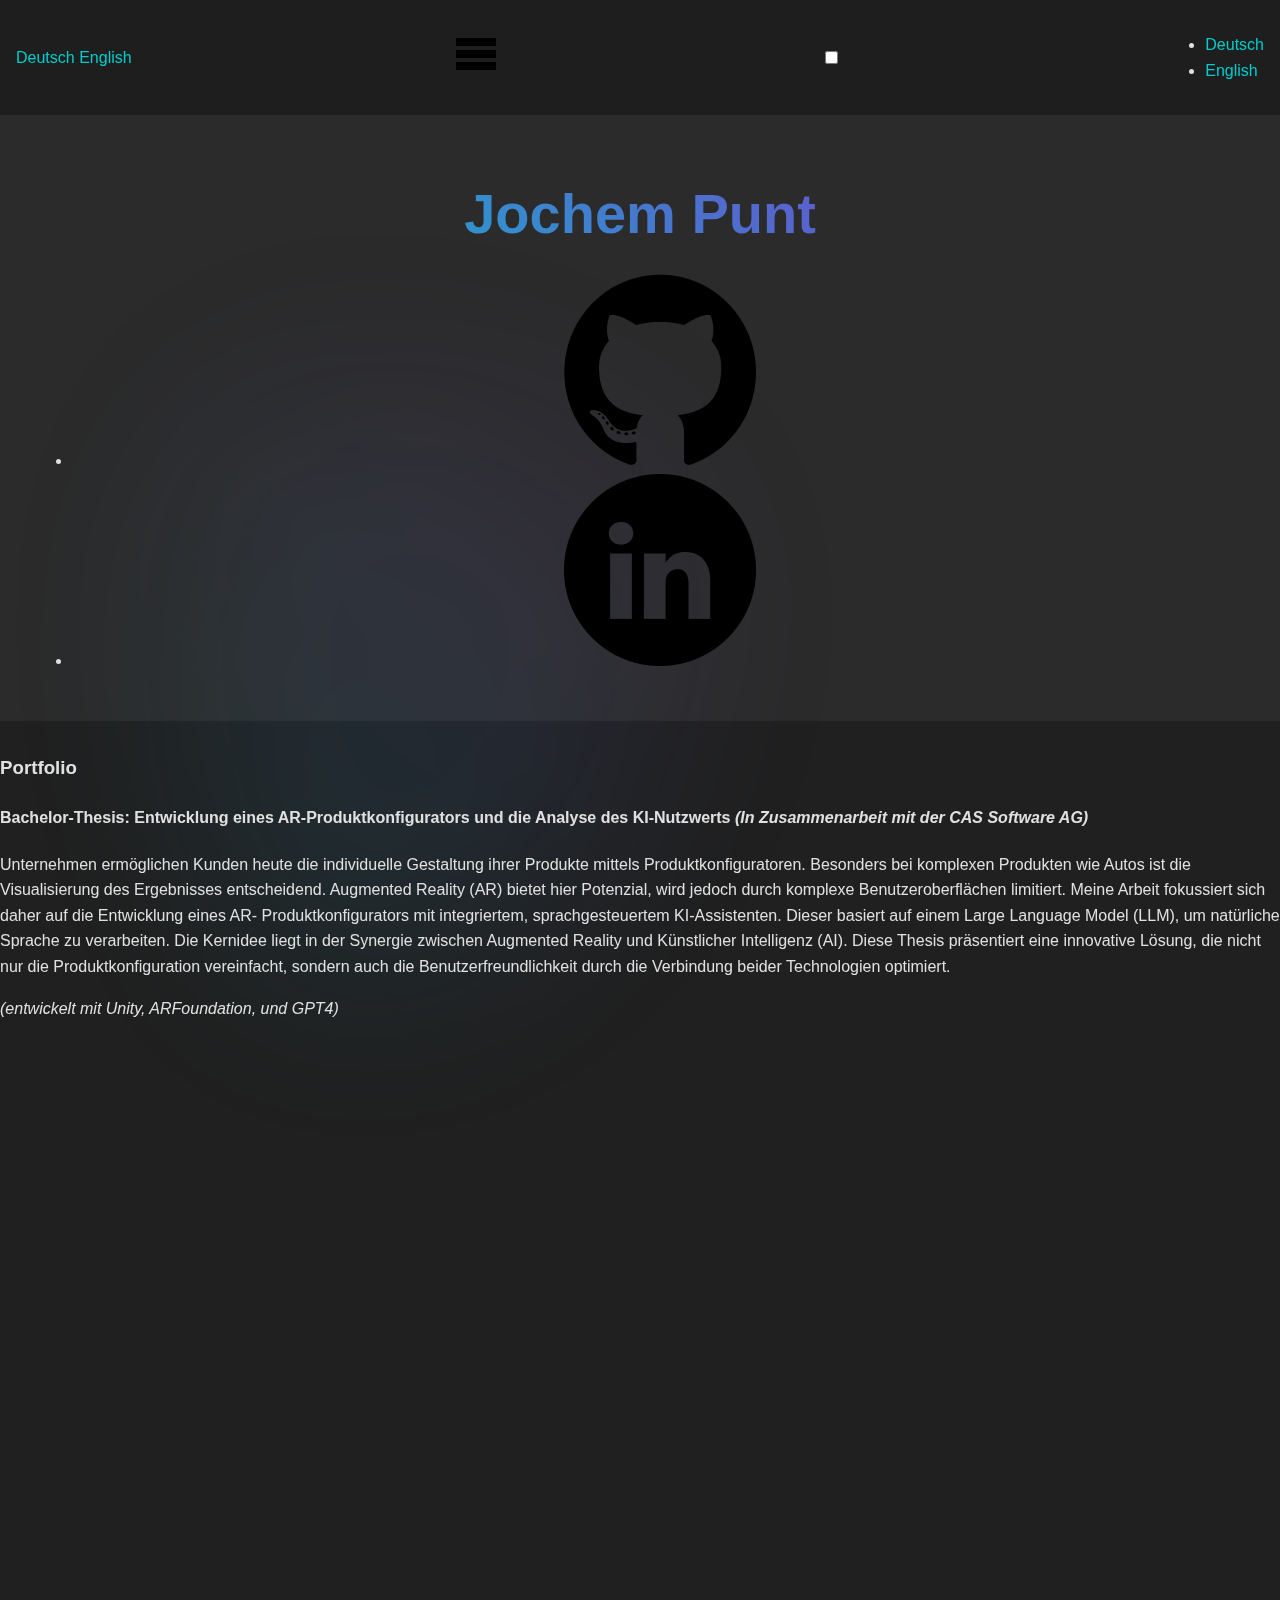
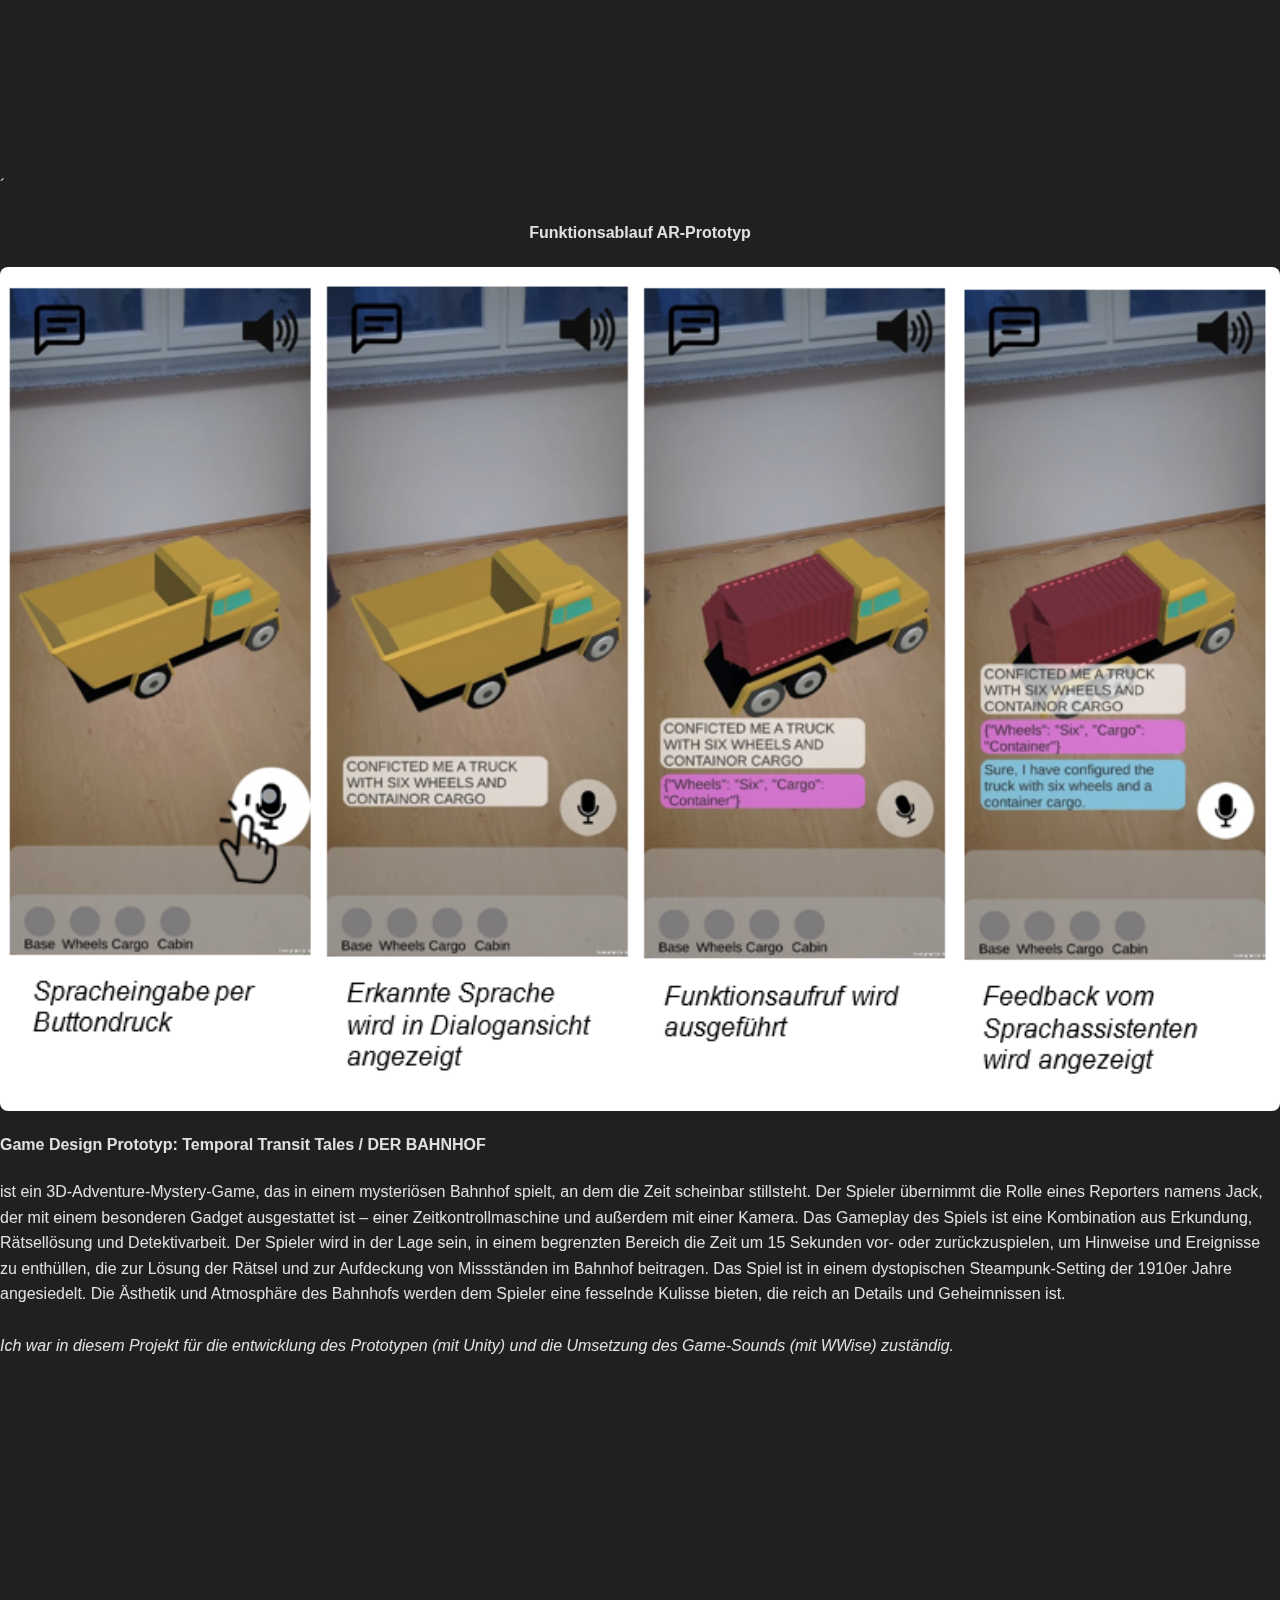
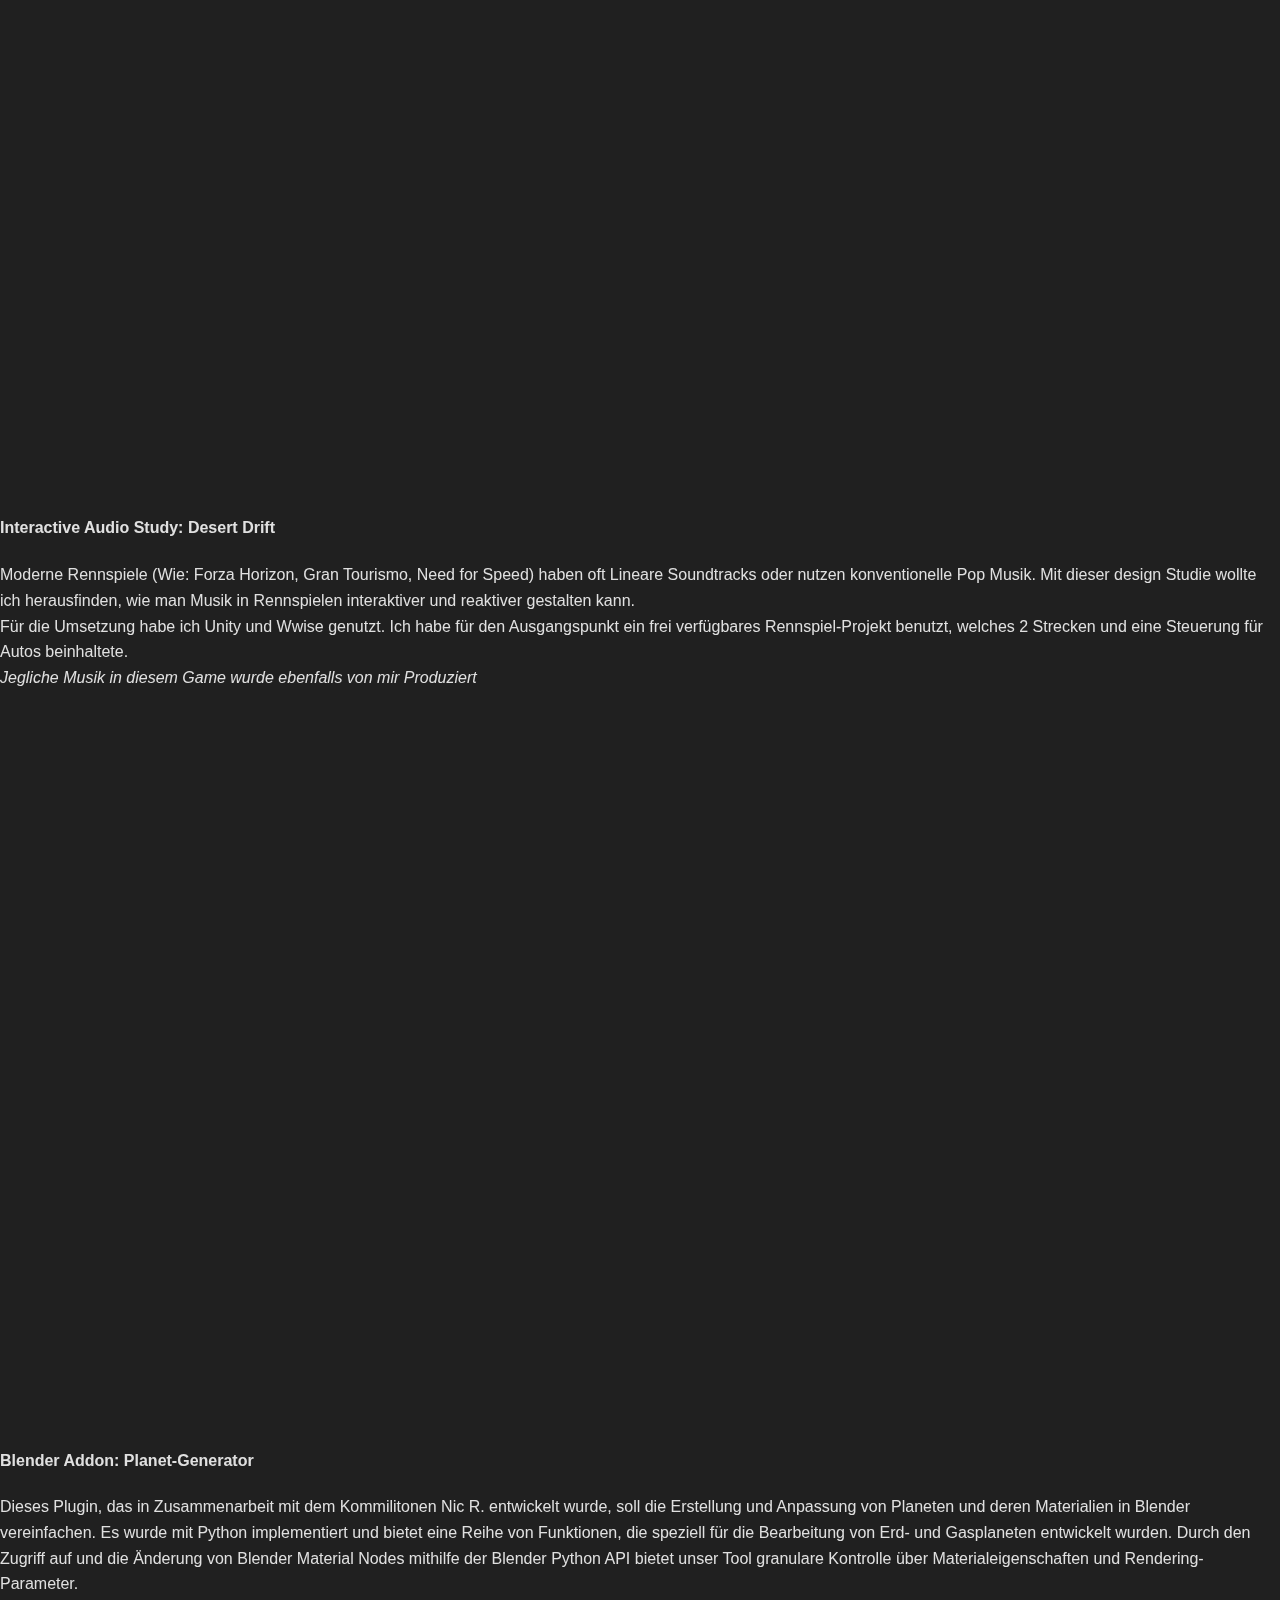
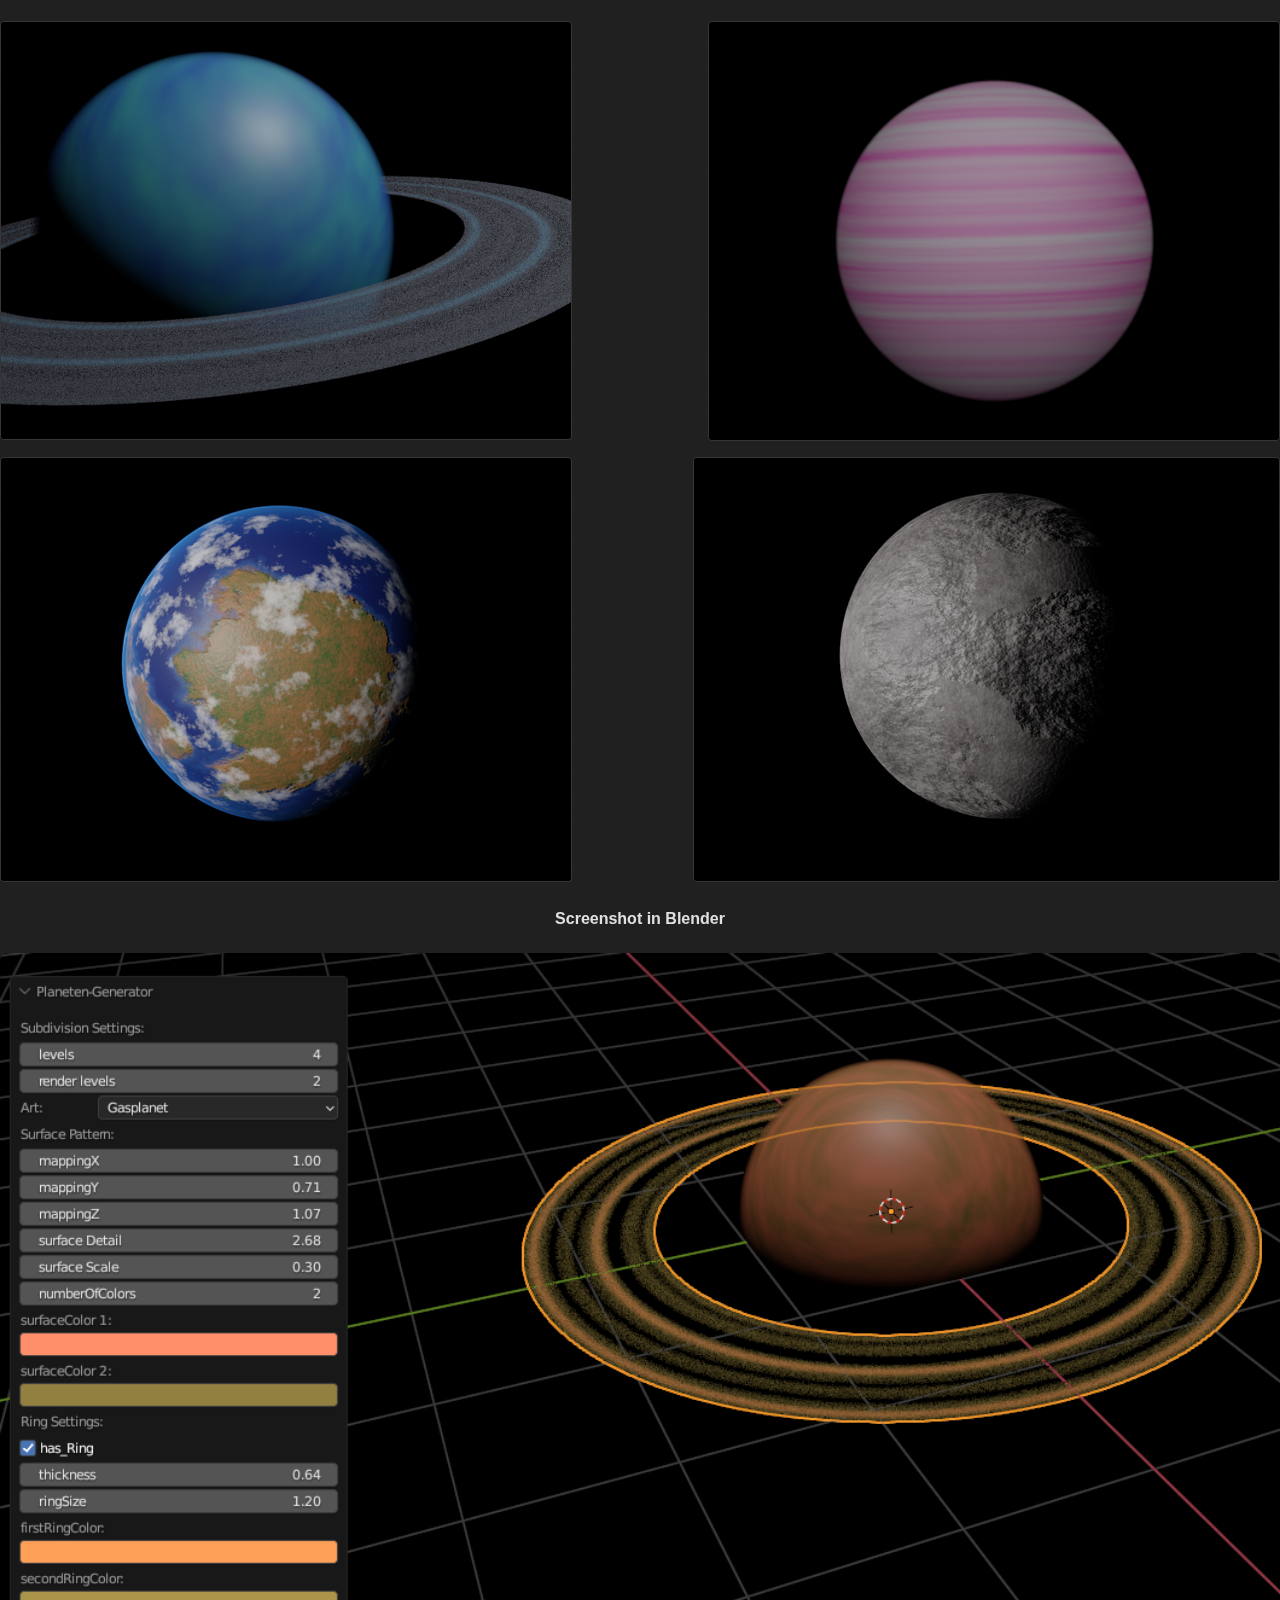
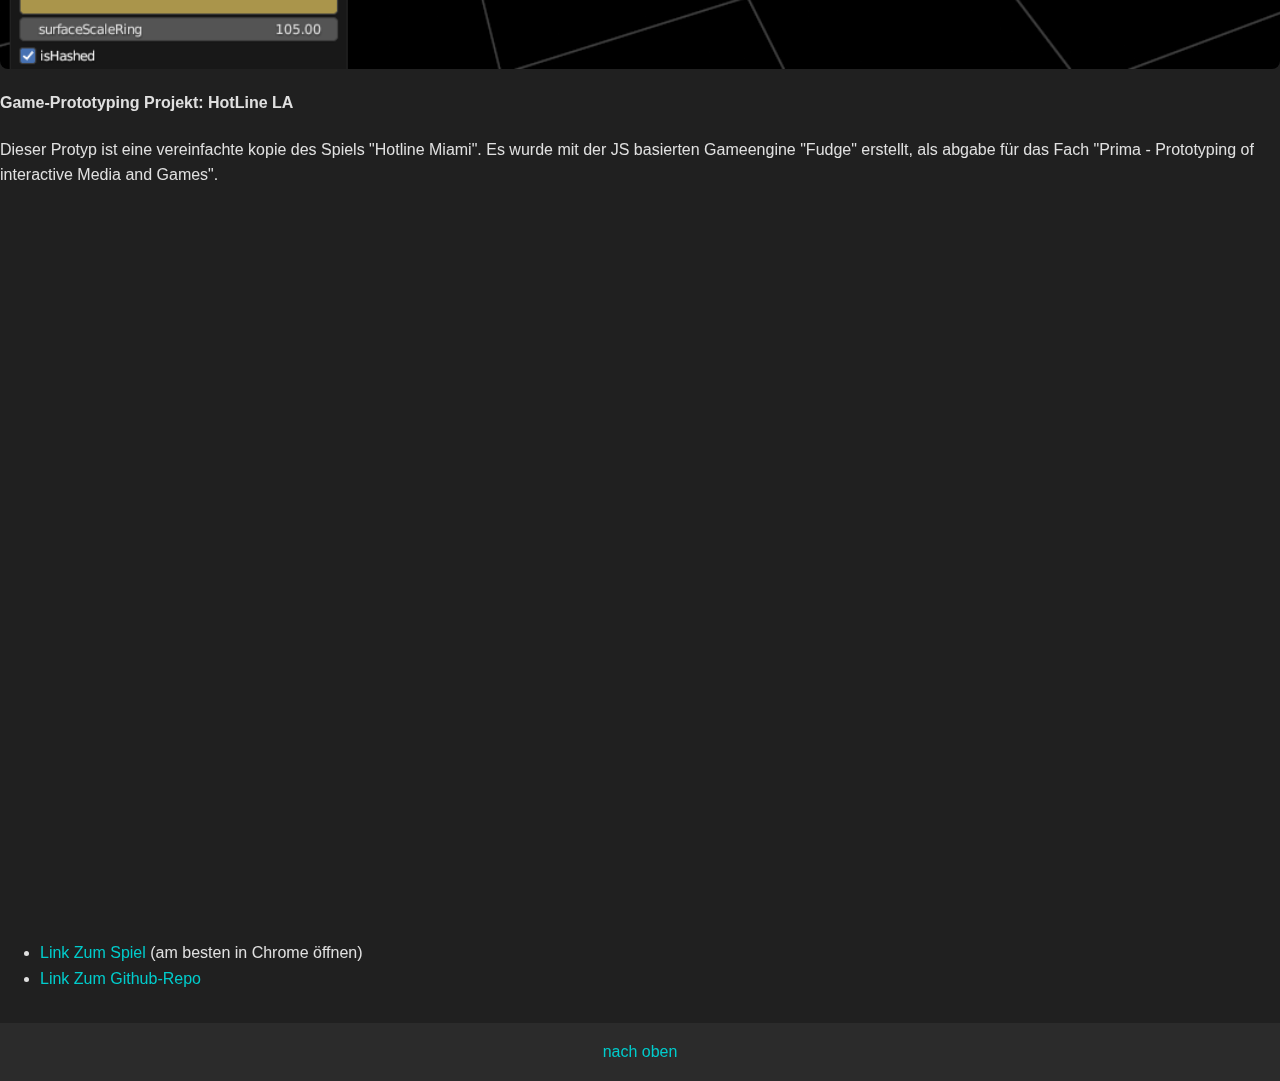
<file: HTML/index.html>
<!DOCTYPE html>
<html lang="de">

<head>
    <meta charset="UTF-8">
    <meta http-equiv="X-UA-Compatible" content="IE=edge">
    <meta name="viewport" content="width=device-width, initial-scale=1.0">
    <meta name="author" content="Jochem Punt">
    <meta name="description" content="Portfolio of Jochem Punt">
    <link rel="stylesheet" href="../CSS/style.css">





    <title>Portfolio Jochem Punt </title>
</head>

<body class="content-grid">
    <div class="background"></div>
    <div class="blob"></div>
    <nav>

        <div id="navbar">

            <a class="sie-sind-hier" href="index.html">Deutsch</a>
            <a href="index-en.html">English</a>

        </div>






        <label for="hamburg" id="burgermenue">
                <svg viewBox="0 0 100 80" width="40" height="40">
                    <rect width="100" height="20"></rect>
                    <rect y="30" width="100" height="20"></rect>
                    <rect y="60" width="100" height="20"></rect>
                </svg></label>
        <input type="checkbox" id="hamburg">
        <div class="ausklappnav">

            <ul>
                <li><a class="sie-sind-hier" href="index.html">Deutsch</a></li>
                <li><a href="index-en.html">English</a></li>

            </ul>

        </div>
    </nav>
    <header>
        <h1>Jochem Punt</h1>
        <ul class="icons">
            <li>
                <a href="https://github.com/jochempunt" target="_blank" title="Github Account">
                    <img src="../medien/Github_black.png" alt="Jochem Punts Github"></a>
            </li>
            <li>
                <a href="https://www.linkedin.com/in/jochem-punt-5446b220a/" target="_blank" title="Linkedin">
                    <img src="../medien/LinkedIN_black.png" alt="Jochem Punts Linkedin"></a>
            </li>
        </ul>
    </header>









    <section>
        <h3>Portfolio</h3>
        <div class="project-container">
            <h4> Bachelor-Thesis: Entwicklung eines AR-Produktkonfigurators und die Analyse des KI-Nutzwerts <i>(In Zusammenarbeit mit der CAS Software AG)</i>
            </h4>
            <p class="proj_beschreibung">Unternehmen ermöglichen Kunden heute die individuelle Gestaltung ihrer Produkte mittels Produktkonfiguratoren. Besonders bei komplexen Produkten wie Autos ist die Visualisierung des Ergebnisses entscheidend. Augmented Reality (AR) bietet hier
                Potenzial, wird jedoch durch komplexe Benutzeroberflächen limitiert. Meine Arbeit fokussiert sich daher auf die Entwicklung eines AR- Produktkonfigurators mit integriertem, sprachgesteuertem KI-Assistenten. Dieser basiert auf einem Large
                Language Model (LLM), um natürliche Sprache zu verarbeiten. Die Kernidee liegt in der Synergie zwischen Augmented Reality und Künstlicher Intelligenz (AI). Diese Thesis präsentiert eine innovative Lösung, die nicht nur die Produktkonfiguration
                vereinfacht, sondern auch die Benutzerfreundlichkeit durch die Verbindung beider Technologien optimiert.</p> <em>(entwickelt mit Unity, ARFoundation, und GPT4)</em>
            <div class="vid-container">
                <iframe width="560" height="315" src="https://www.youtube.com/embed/QBosS6uVUto?si=k5yC4tp5FdJtjt_F" title="YouTube video player" frameborder="0" allow="accelerometer; encrypted-media; gyroscope; picture-in-picture;" allowfullscreen></iframe>
            </div>´
            <h4 class="centered">Funktionsablauf AR-Prototyp</h5>
                <img class="medium-img" src="../medien/ablauf_bThesis.png">
        </div>

        <div class="project-container">
            <h4> Game Design Prototyp: Temporal Transit Tales / DER BAHNHOF</i>
            </h4>
            <p class="proj_beschreibung">ist ein 3D-Adventure-Mystery-Game, das in einem mysteriösen Bahnhof spielt, an dem die Zeit scheinbar stillsteht. Der Spieler übernimmt die Rolle eines Reporters namens Jack, der mit einem besonderen Gadget ausgestattet ist – einer Zeitkontrollmaschine
                und außerdem mit einer Kamera. Das Gameplay des Spiels ist eine Kombination aus Erkundung, Rätsellösung und Detektivarbeit. Der Spieler wird in der Lage sein, in einem begrenzten Bereich die Zeit um 15 Sekunden vor- oder zurückzuspielen,
                um Hinweise und Ereignisse zu enthüllen, die zur Lösung der Rätsel und zur Aufdeckung von Missständen im Bahnhof beitragen. Das Spiel ist in einem dystopischen Steampunk-Setting der 1910er Jahre angesiedelt. Die Ästhetik und Atmosphäre
                des Bahnhofs werden dem Spieler eine fesselnde Kulisse bieten, die reich an Details und Geheimnissen ist. </br>
                </br> <em>Ich war in diesem Projekt für die entwicklung des Prototypen  (mit Unity) und die Umsetzung des Game-Sounds (mit WWise) zuständig.</em>
            </p>
            <div class="vid-container">
                <iframe width="560" height="315" src="https://www.youtube.com/embed/2qp-dIsOxJ8?si=1CmIEF4l9Iu5Ad6F" title="YouTube video player" frameborder="0" allow="accelerometer;encrypted-media; gyroscope; picture-in-picture;" allowfullscreen></iframe>
            </div>
        </div>


        <div class="project-container">
            <h4> Interactive Audio Study: Desert Drift</i>
            </h4>
            <p class="proj_beschreibung"> Moderne Rennspiele (Wie: Forza Horizon, Gran Tourismo, Need for Speed) haben oft Lineare Soundtracks oder nutzen konventionelle Pop Musik. Mit dieser design Studie wollte ich herausfinden, wie man Musik in Rennspielen interaktiver und reaktiver
                gestalten kann. </br> Für die Umsetzung habe ich Unity und Wwise genutzt. Ich habe für den Ausgangspunkt ein frei verfügbares Rennspiel-Projekt benutzt, welches 2 Strecken und eine Steuerung für Autos beinhaltete. <br> <i>Jegliche Musik in diesem Game wurde ebenfalls von mir Produziert</i>
            </p>
            <div class="vid-container">

                <iframe width="560" height="315" src="https://www.youtube.com/embed/vyuJ6yyRZ8E?si=y3_S2SL6acWwCSXP" title="YouTube video player" frameborder="0" allow="accelerometer; encrypted-media; gyroscope; picture-in-picture;" allowfullscreen></iframe>
            </div>
        </div>



        <div class="project-container">
            <h4> Blender Addon: Planet-Generator</i>
            </h4>
            <p class="proj_beschreibung"> Dieses Plugin, das in Zusammenarbeit mit dem Kommilitonen Nic R. entwickelt wurde, soll die Erstellung und Anpassung von Planeten und deren Materialien in Blender vereinfachen. Es wurde mit Python implementiert und bietet eine Reihe von Funktionen,
                die speziell für die Bearbeitung von Erd- und Gasplaneten entwickelt wurden. Durch den Zugriff auf und die Änderung von Blender Material Nodes mithilfe der Blender Python API bietet unser Tool granulare Kontrolle über Materialeigenschaften
                und Rendering-Parameter. </em>
            </p>
            <div class="imgContainer">
                <img src="../medien/planetengenerator/Planet_1.png">
                <img src="../medien/planetengenerator/Planet_2.png">
                <img src="../medien/planetengenerator/Planet_3.png">
                <img src="../medien/planetengenerator/Planet_4.png">
            </div>
            <h4 id="padded" class="centered">Screenshot in Blender</h4>
            <img class="screenshot" src="../medien/planetengenerator/screenshot_blender2.png">


        </div>
        </div>


        <div class="project-container">
            <h4> Game-Prototyping Projekt: HotLine LA</i>
            </h4>
            <p class="proj_beschreibung"> Dieser Protyp ist eine vereinfachte kopie des Spiels "Hotline Miami". Es wurde mit der JS basierten Gameengine "Fudge" erstellt, als abgabe für das Fach "Prima - Prototyping of interactive Media and Games". </br>


            </p>
            <div class="vid-container">
                <iframe width="560" height="315" src="https://www.youtube.com/embed/NnDNIUXn_gg?si=93mlLH9iCXOYo__H" title="YouTube video player" frameborder="0" allow="accelerometer; ; clipboard-write; encrypted-media; gyroscope; picture-in-picture; web-share" allowfullscreen></iframe>
            </div>
            <ul>
                <li> <a href="https://jochempunt.github.io/Prima/HotlineLA/index.html" target="_blank">Link Zum Spiel</a> (am besten in Chrome öffnen) </li>
                <li> <a href="https://github.com/jochempunt/Prima?tab=readme-ov-file" target="_blank">Link Zum Github-Repo</a></li>
            </ul>
        </div>





        </main>

        <footer>
            <a href="#top">nach oben</a>
        </footer>

</body>

</html>
</file>
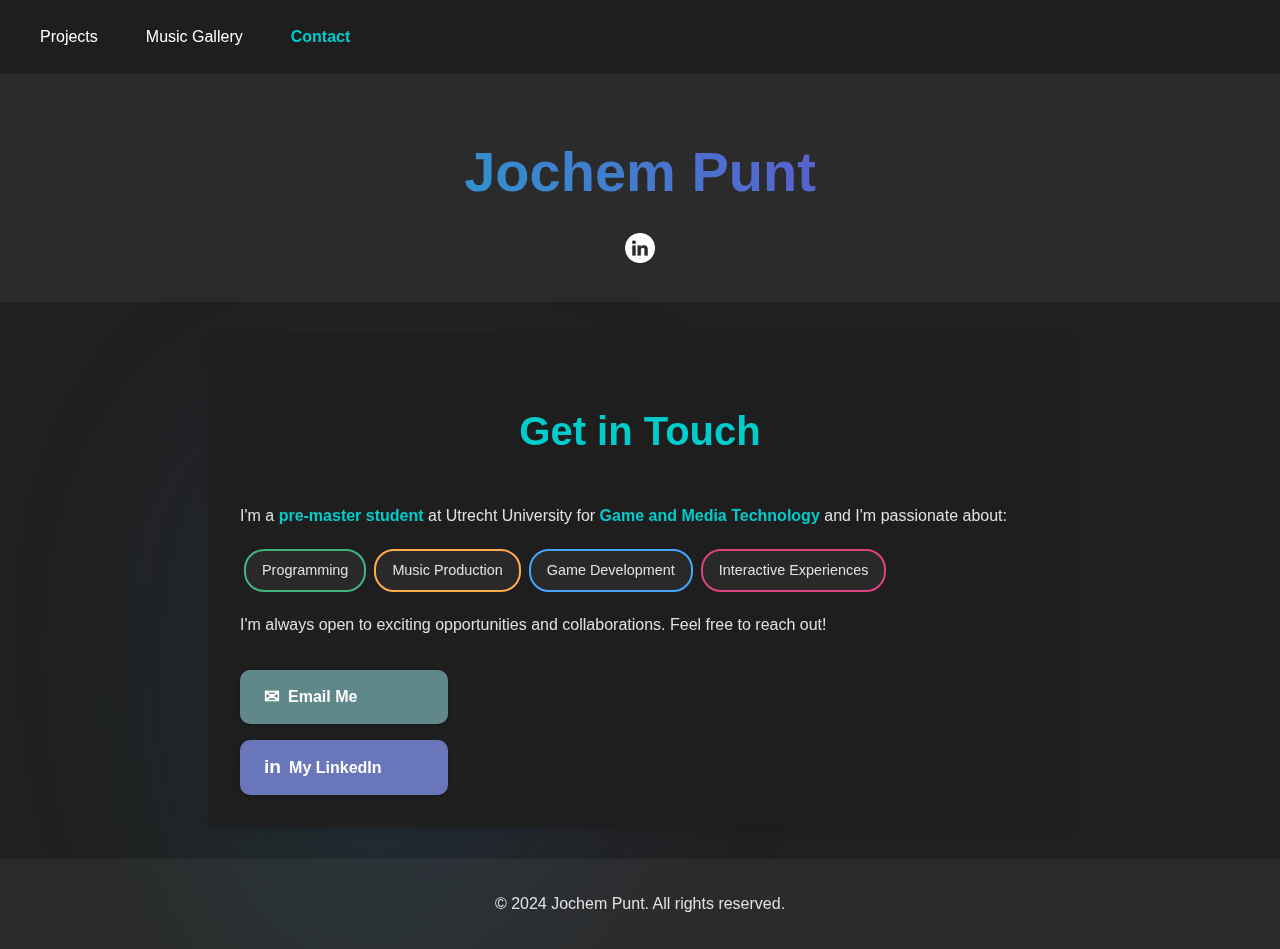
<file: HTML/contact.html>
<!DOCTYPE html>
<html lang="en">

<head>
    <meta charset="UTF-8">
    <meta name="viewport" content="width=device-width, initial-scale=1.0">
    <title>Contact - Jochem Punt</title>
    <link rel="stylesheet" href="../CSS/style.css">
    <link rel="stylesheet" href="../CSS/contact.css">
</head>

<body>
    <div class="background"></div>
    <div class="blob"></div>

    <nav>
        <div id="pages">
            <a href="index-en.html">Projects</a>
            <a href="music-gallery.html">Music Gallery</a>
            <a href="contact.html" id="selected">Contact</a>
        </div>
    </nav>

    <header>
        <h1>Jochem Punt</h1>
        <div class="social-links">
            <a href="https://www.linkedin.com/in/jochem-punt-5446b220a/" target="_blank">
                <img src="../medien/LinkedIN_black.png" alt="LinkedIn">
            </a>
        </div>
    </header>

    <main class="contact-main">
        <h2>Get in Touch</h2>
        <div class="contact-content">
            <div class="contact-info">
                <p>I'm a <span class="highlight">pre-master student</span> at Utrecht University for <span class="highlight">Game and Media Technology</span> and I'm passionate about:</p>
                <ul class="skills-list">
                    <li>Programming</li>
                    <li>Music Production</li>
                    <li>Game Development</li>
                    <li>Interactive Experiences</li>
                </ul>
                <p>I'm always open to exciting opportunities and collaborations. Feel free to reach out!</p>
                <div class="contact-links">
                    <a href="mailto:Jochem.Punt@gmail.com" class="contact-button email">
                        <span class="icon">✉</span> Email Me
                    </a>
                    <a href="https://www.linkedin.com/in/jochem-punt-5446b220a/" target="_blank" class="contact-button linkedin">
                        <span class="icon">in</span> My LinkedIn
                    </a>
                </div>
            </div>
        </div>
    </main>

    <footer>
        <p>&copy; 2024 Jochem Punt. All rights reserved.</p>
    </footer>

    <script src="../JS/script.js"></script>
</body>

</html>
</file>
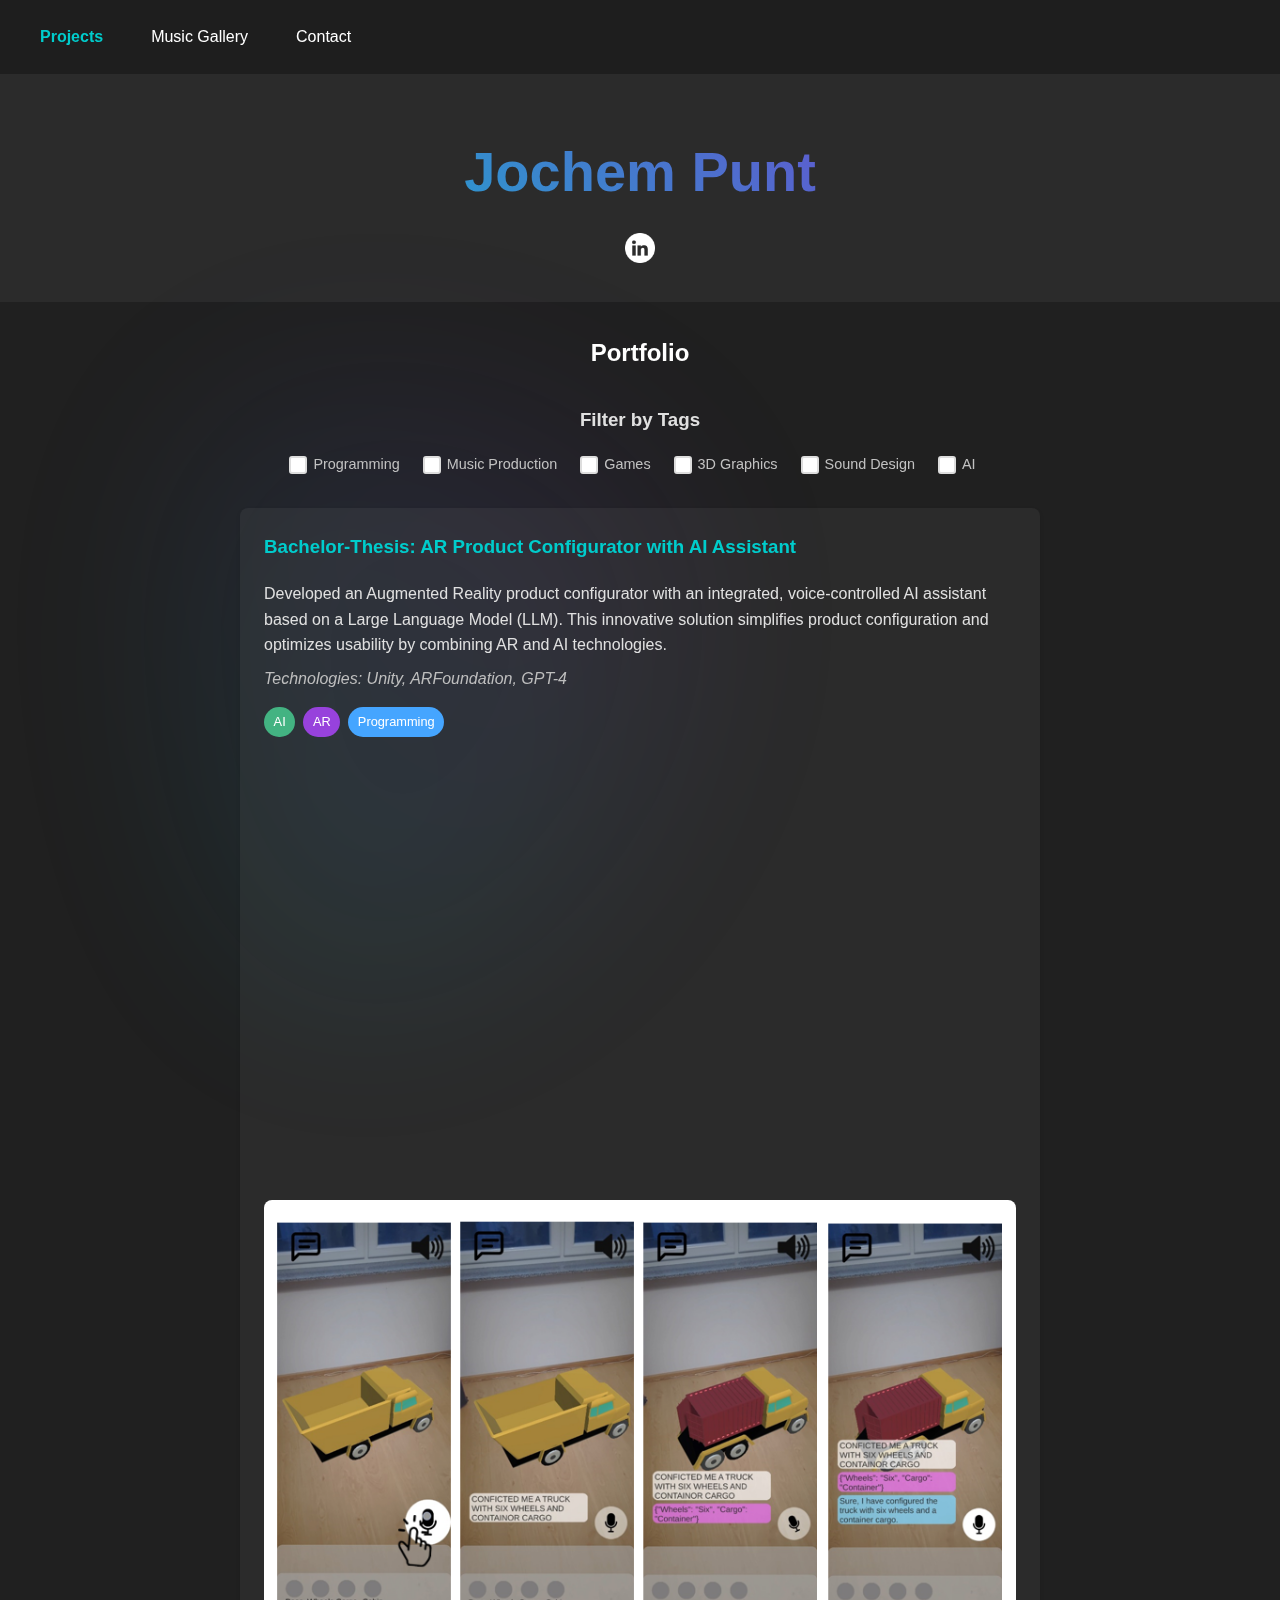
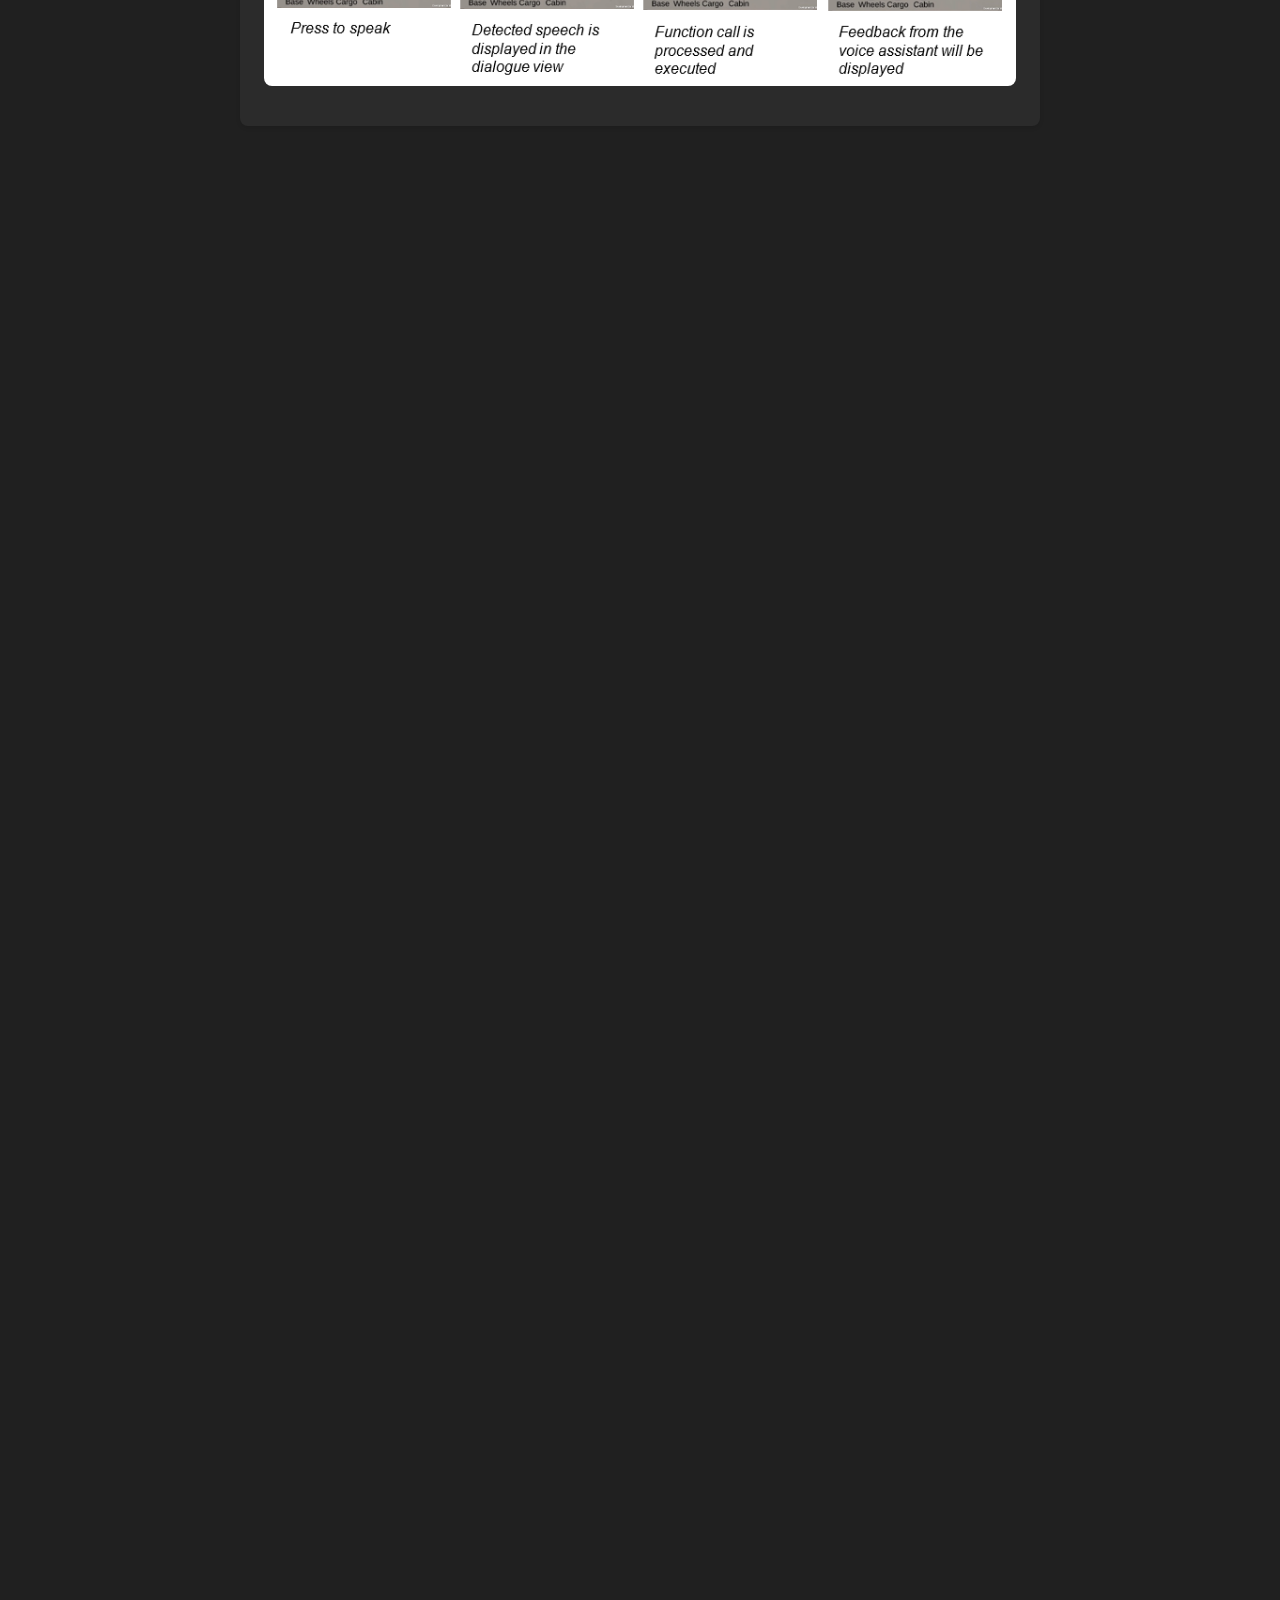
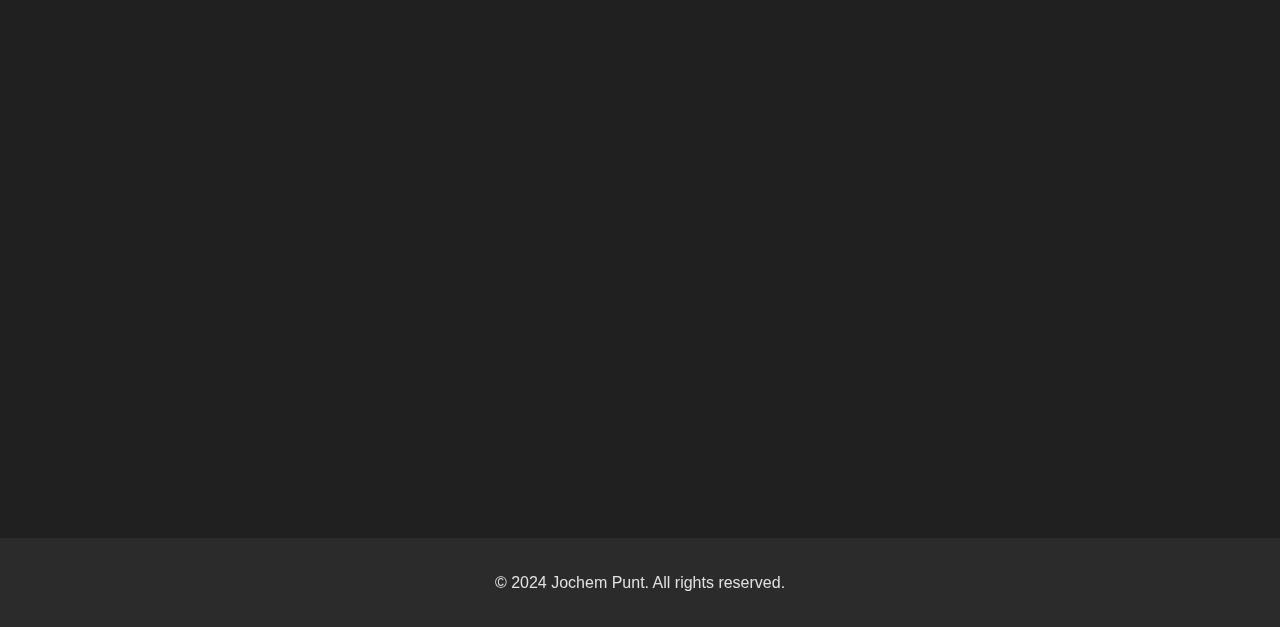
<file: HTML/index-en.html>
<!DOCTYPE html>
<html lang="en">

<head>
    <meta charset="UTF-8">
    <meta name="viewport" content="width=device-width, initial-scale=1.0">
    <title>Jochem Punt - Portfolio</title>
    <link rel="stylesheet" href="../CSS/style.css">
    <script src="../JS/script.js" defer></script>
</head>

<body>
    <div class="background"></div>
    <div class="blob"></div>

    <nav>
        <div id="pages">
            <a href="index-en.html" id="selected">Projects</a>
            <a href="music-gallery.html">Music Gallery</a>
            <a href="contact.html">Contact</a>
        </div>

        <!--
        <div class="language-selector">
            <label for="language">Language:</label>
            <select id="language">
            <option value="en">English</option>
            <option value="nl">Dutch</option>
            <option value="fr">French</option>
            
        </select>
        </div> -->
    </nav>

    <header>
        <h1>Jochem Punt</h1>
        <div class="social-links">
            <a href="https://www.linkedin.com/in/jochem-punt-5446b220a/" target="_blank" title="LinkedIn">
                <img src="../medien/LinkedIN_black.png" alt="LinkedIn Link">
            </a>
        </div>
    </header>

    <h2>Portfolio</h2>

    <div class="filter-container">
        <h3>Filter by Tags</h3>
        <div class="filters">
            <label class="filter-label">
            <input type="checkbox" class="filter-checkbox" data-filter="programming">
            <span class="checkbox-custom"></span>
            <span class="filter-text">Programming</span>
          </label>
            <label class="filter-label">
            <input type="checkbox" class="filter-checkbox" data-filter="music-production">
            <span class="checkbox-custom"></span>
            <span class="filter-text">Music Production</span>
          </label>
            <label class="filter-label">
            <input type="checkbox" class="filter-checkbox" data-filter="games">
            <span class="checkbox-custom"></span>
            <span class="filter-text">Games</span>
          </label>
            <label class="filter-label">
            <input type="checkbox" class="filter-checkbox" data-filter="3d-graphics">
            <span class="checkbox-custom"></span>
            <span class="filter-text">3D Graphics</span>
          </label>
            <label class="filter-label">
            <input type="checkbox" class="filter-checkbox" data-filter="sound-design">
            <span class="checkbox-custom"></span>
            <span class="filter-text">Sound Design</span>
          </label>
            <label class="filter-label">
            <input type="checkbox" class="filter-checkbox" data-filter="ai">
            <span class="checkbox-custom"></span>
            <span class="filter-text">AI</span>
          </label>
        </div>
    </div>


    <main>
        <section id="portfolio">


            <div class="project" data-tags="AI, 3D-Graphics, Programming">
                <h3>Bachelor-Thesis: AR Product Configurator with AI Assistant</h3>
                <p>Developed an Augmented Reality product configurator with an integrated, voice-controlled AI assistant based on a Large Language Model (LLM). This innovative solution simplifies product configuration and optimizes usability by combining
                    AR and AI technologies.</p>
                <div class="technologies">
                    <em>Technologies: Unity, ARFoundation, GPT-4</em>
                </div>
                <div class="tags">
                    <span class="tag tag-AI">AI</span>
                    <span class="tag tag-3D-Graphics">AR</span>
                    <span class="tag tag-Programming">Programming</span>
                </div>
                <div class="vid-container">
                    <iframe width="560" height="315" src="https://www.youtube.com/embed/QBosS6uVUto?si=k5yC4tp5FdJtjt_F" title="YouTube video player" frameborder="0" allow="accelerometer; encrypted-media; gyroscope; picture-in-picture;" allowfullscreen></iframe>
                </div>
                <img src="../medien/ablauf_bThesis_En.png" alt="AR Prototype Workflow" class="medium-img">
            </div>
            <div class="project" data-tags="Games, Programming, Sound-Design">
                <h3>Game Design Prototype: Temporal Transit Tales</h3>
                <p>A 3D adventure mystery game set in a mysterious train station where time stands still. Players use a time control machine to solve puzzles and uncover the station's secrets in a dystopian steampunk 1910s setting.</p>
                <p><em>Role: Prototype development and game sound implementation </em></p>
                <div class="technologies">
                    <em>Technologies: Unity, Wwise</em>
                </div>

                <div class="tags">
                    <span class="tag tag-Games">Games</span>
                    <span class="tag tag-Programming">Programming</span>
                    <span class="tag tag-Sound-Design">Sound Design</span>
                </div>
                <div class="vid-container">
                    <iframe width="560" height="315" src="https://www.youtube.com/embed/2qp-dIsOxJ8?si=1CmIEF4l9Iu5Ad6F" title="YouTube video player" frameborder="0" allow="accelerometer;encrypted-media; gyroscope; picture-in-picture;" allowfullscreen></iframe>
                </div>
            </div>

            <div class="project" data-tags="Games, Sound-Design, Music-Production, Programming">
                <h3>Interactive Audio Study: Desert Drift</h3>
                <p>An exploration of interactive and reactive music in racing games, implemented using Unity and Wwise. This project aims to enhance the audio experience beyond conventional linear soundtracks.</p>
                <div class="technologies">
                    <em>Technologies: Unity, Wwise</em>
                </div>

                <div class="tags">
                    <span class="tag tag-Games">Games</span>
                    <span class="tag tag-Sound-Design">Sound Design</span>
                    <span class="tag tag-Music-Production">Music Production</span>
                    <span class="tag tag-Programming">Programming</span>
                </div>
                <div class="vid-container">
                    <iframe width="560" height="315" src="https://www.youtube.com/embed/vyuJ6yyRZ8E?si=y3_S2SL6acWwCSXP" title="YouTube video player" frameborder="0" allow="accelerometer; encrypted-media; gyroscope; picture-in-picture;" allowfullscreen></iframe>
                </div>
            </div>

            <div class="project" data-tags="Programming, 3D-Graphics">
                <h3>Blender Addon: Planet-Generator</h3>
                <p>A Python-based Blender plugin for generating and customizing planets and their materials. Offers granular control over material properties and rendering parameters for both terrestrial and gas planets.</p>
                <div class="technologies">
                    <em>Technologies: Blender, Blender Python API (bpy)</em>
                </div>

                <div class="tags">
                    <span class="tag tag-Programming">Programming</span>
                    <span class="tag tag-3D-Graphics">3D-Graphics</span>
                </div>
                <div class="imgContainer">
                    <img src="../medien/planetengenerator/Planet_1.png" alt="Planet 1">
                    <img src="../medien/planetengenerator/Planet_2.png" alt="Planet 2">
                    <img src="../medien/planetengenerator/Planet_3.png" alt="Planet 3">
                    <img src="../medien/planetengenerator/Planet_4.png" alt="Planet 4">
                </div>
                <h4 id="padded" class="centered">Screenshot in Blender</h4>
                <img src="../medien/planetengenerator/screenshot_blender2.png" alt="Blender Screenshot" class="screenshot">
            </div>

            <div class="project" data-tags="Programming, Games">
                <h3>Game Prototype: HotLine LA</h3>
                <p>A simplified version of "Hotline Miami" created with the JS-based game engine "Fudge" for a course project.</p>
                <div class="technologies">
                    <em>Technology: Fudge (JavaScript Game engine)</em>
                </div>

                <div class="tags">
                    <span class="tag tag-Programming">Programming</span>
                    <span class="tag tag-Games">Games</span>
                </div>
                <div class="vid-container">
                    <iframe width="560" height="315" src="https://www.youtube.com/embed/NnDNIUXn_gg?si=93mlLH9iCXOYo__H" title="YouTube video player" frameborder="0" allow="accelerometer; ; clipboard-write; encrypted-media; gyroscope; picture-in-picture; web-share" allowfullscreen></iframe>
                </div>
                <a href="https://jochempunt.github.io/Prima/HotlineLA/index.html" target="_blank">Play the Game</a>
                <a href="https://github.com/jochempunt/Prima?tab=readme-ov-file" target="_blank">View on GitHub</a>
            </div>
        </section>
    </main>

    <footer>
        <button id="back-to-top" title="Back to Top">↑</button>
        <p>&copy; 2024 Jochem Punt. All rights reserved.</p>
    </footer>
</body>

</html>
</file>
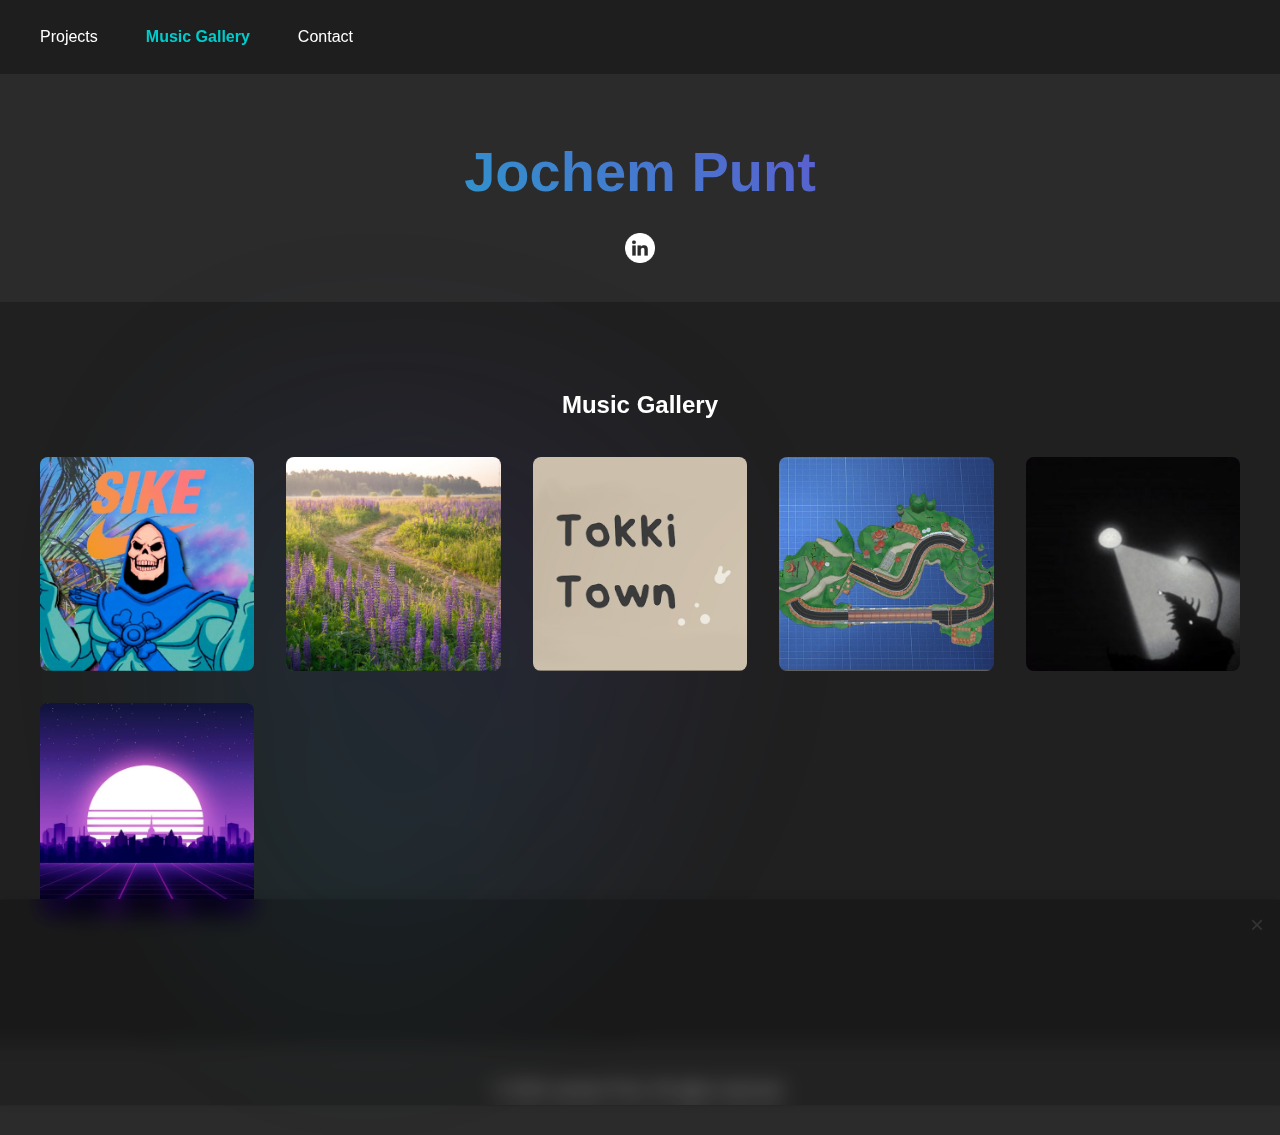
<file: HTML/music-gallery.html>
<!DOCTYPE html>
<html lang="en">

<head>
    <meta charset="UTF-8">
    <meta name="viewport" content="width=device-width, initial-scale=1.0">
    <title>Jochem Punt - Music Gallery</title>
    <link rel="stylesheet" href="../CSS/style.css">
    <link rel="stylesheet" href="../CSS/music.css">
    <script src="../JS/script.js" defer></script>
    <script src="../JS/music.js" defer></script>
    <script src="https://w.soundcloud.com/player/api.js"></script>

</head>

<body>
    <div class="background"></div>
    <div class="blob"></div>

    <nav>
        <div id="pages">
            <a href="index-en.html">Projects</a>
            <a href="music-gallery.html" id="selected">Music Gallery</a>
            <a href="contact.html">Contact</a>
        </div>
    </nav>

    <header>
        <h1>Jochem Punt</h1>
        <div class="social-links">
            <a href="https://www.linkedin.com/in/jochem-punt-5446b220a/" target="_blank" title="LinkedIn">
                <img src="../medien/LinkedIN_black.png" alt="LinkedIn Link">
            </a>
        </div>
    </header>
    <main class="music-gallery">
        <h2>Music Gallery</h2>
        <div class="album-grid">
            <div class="album-item" data-track-id="1460044411">
                <div class="album-cover">
                    <img src="../medien/music_covers/avatar.jpg" alt="Boiled">
                </div>
                <div class="album-info">
                    <h3>Boiled</h3>
                    <p>Liquid Drum 'n Bass track</p>
                </div>
            </div>
            <!-- Repeat for other tracks, ensure each item has unique content -->
            <div class="album-item" data-track-id="1050713551">
                <div class="album-cover">
                    <img src="../medien/music_covers/flowery-path.png" alt="Flowery Path">
                </div>
                <div class="album-info">
                    <h3>Flowery Path</h3>
                    <p>Tropical/Chill Soundtrack Demo</p>
                </div>
            </div>

            <div class="album-item" data-track-id="1930328624">
                <div class="album-cover">
                    <img src="../medien/music_covers/TokkieTown.png" alt="Welcome to Bunny Island">
                </div>
                <div class="album-info">
                    <h3>Welcome to bunny island</h3>
                    <p>Game Soundtrack for "Tokki Town" (Cozy Game)</p>
                </div>
            </div>
            <div class="album-item" data-track-id="1930494401">
                <div class="album-cover">
                    <img src="../medien/music_covers/rake_andBrake.png" alt="Race N' Break">
                </div>
                <div class="album-info">
                    <h3>Race N' Break</h3>
                    <p>Jungle Soundtrack for Interactive Audio Study </p>
                </div>
            </div>
            <div class="album-item" data-track-id="1930501205">
                <div class="album-cover">
                    <img src="../medien/music_covers/bouyuyuy.png" alt="Lost Gold">
                </div>
                <div class="album-info">
                    <h3>Lost Gold</h3>
                    <p>Soundtrack for Game Jam submission</p>
                </div>
            </div>
            <div class="album-item" data-track-id="984397510">
                <div class="album-cover">
                    <img src="../medien/music_covers/synthwave_cover.png" alt="Sin-thetic">
                </div>
                <div class="album-info">
                    <h3>Sin-thetic</h3>
                    <p>Synthwave Demo</p>
                </div>
            </div>

            <!-- Add more items as needed -->
        </div>
    </main>

    <div id="player-container">
        <button id="close-player">×</button>
        <iframe id="soundcloud-player" width="100%" height="166" scrolling="no" frameborder="no" allow="autoplay"></iframe>
    </div>

    <footer>
        <button id="back-to-top" title="Back to Top">↑</button>
        <p>&copy; 2024 Jochem Punt. All rights reserved.</p>
    </footer>
</body>

</html>
</file>
<file: CSS/style.css>
:root {
    --primary-color: #00cccc;
    --secondary-color: #8b25cf;
    --text-color: #e0e0e0;
    --background-color: #202020;
    --gradient: linear-gradient(45deg, var(--primary-color), var(--secondary-color));
}

body {
    font-family: 'Helvetica Neue', Arial, sans-serif;
    font-weight: 400;
    /* Regular */
    line-height: 1.6;
    color: var(--text-color);
    background-color: var(--background-color);
    margin: 0;
    padding: 0;
}

h1,
h2,
h3 {
    font-weight: 700;
    /* Bold */
}


/* Subtle scrollbar */

::-webkit-scrollbar {
    width: 8px;
}

::-webkit-scrollbar-track {
    background: var(--background-color);
}

::-webkit-scrollbar-thumb {
    background: #333;
    border-radius: 4px;
}

.background {
    position: fixed;
    top: 0;
    left: 0;
    width: 100%;
    height: 100%;
    background: var(--background-color);
    z-index: -2;
}

.blob {
    position: fixed;
    top: 50%;
    left: 10%;
    transform: translate(10%, -10%);
    width: 500px;
    height: 600px;
    background: var(--gradient);
    border-radius: 30% 70% 70% 30% / 30% 30% 70% 70%;
    animation: moveBlob 15s ease-in-out infinite;
    opacity: 0.1;
    z-index: -1;
    filter: blur(100px);
}

@keyframes moveBlob {
    0%,
    100% {
        transform: translate(-50%, -10%) rotate(0deg);
    }
    50% {
        transform: translate(-30%, -30%) rotate(180deg);
    }
}

nav {
    background-color: rgba(30, 30, 30, 0.9);
    padding: 1rem;
    position: sticky;
    top: 0;
    z-index: 1000;
    display: flex;
    flex-direction: row;
    justify-content: space-between;
    align-items: center;
}


/* Language section inside the navbar aligned to the left */

.language-selector {
    display: flex;
    align-items: center;
    margin-right: 20px;
    /* Adjusted space on the right */
}

.language-selector label {
    margin-right: 5px;
    color: #ffffff;
    /* Color to match the theme */
}

.language-selector select {
    padding: 5px;
    border: 1px solid #ffffff;
    /* Border color matching theme */
    border-radius: 5px;
    /* Rounded corners */
    background-color: #495057;
    /* Dark background for dropdown */
    color: #ffffff;
    /* Text color in dropdown */
    transition: border-color 0.3s;
}


/* Center the nav links */

#pages {
    display: flex;
    justify-content: center;
}

#pages a {
    color: #fff;
    text-decoration: none;
    padding: 0.5rem 1rem;
    margin: 0 0.5rem;
    transition: color 0.3s ease;
}

#pages a:hover,
#pages a.active {
    color: var(--primary-color);
}

#pages #selected {
    font-weight: bold;
    color: var(--primary-color);
}

header {
    text-align: center;
    padding: 1rem 2rem 2rem;
    background-color: rgba(255, 255, 255, 0.05);
    margin-bottom: 2rem;
}

h1 {
    font-size: 3.5rem;
    margin-bottom: 1rem;
    background: var(--gradient);
    -webkit-background-clip: text;
    -webkit-text-fill-color: transparent;
}

h2 {
    color: #fff;
    text-align: center;
    margin-bottom: 2rem;
}

.social-links a {
    display: inline-block;
    margin: 0 0.5rem;
}

.social-links img {
    width: 30px;
    height: auto;
    transition: transform 0.3s ease;
    filter: invert(1);
}

.social-links img:hover {
    transform: scale(1.1);
}

main {
    max-width: 800px;
    margin: 0 auto;
    padding: 0 1rem;
}

.project {
    background-color: rgba(255, 255, 255, 0.05);
    border-radius: 8px;
    padding: 1.5rem;
    margin-bottom: 1.5rem;
    box-shadow: 0 2px 4px rgba(0, 0, 0, 0.1);
    transition: transform 0.3s ease;
}

.project h3 {
    color: var(--primary-color);
    margin-top: 0;
}

.tags {
    display: flex;
    flex-wrap: wrap;
    margin-top: 1rem;
}

.tag {
    font-size: 0.8rem;
    padding: 0.3rem 0.6rem;
    border-radius: 20px;
    margin-right: 0.5rem;
    margin-bottom: 0.5rem;
    color: white;
}

.tag-AI {
    background-color: #43b382;
    /* Soft mint green */
}

.tag-Music-Production {
    background-color: #ffac4e;
    /* Muted orange */
}

.tag-Programming {
    background-color: #45a5ff;
    /* Soft sky blue */
}

.tag-Games {
    background-color: #de4381;
    /* Soft pink */
}

.tag-3D-Graphics {
    background-color: #9742dc;
    /* Soft lavender */
}

.tag-Sound-Design {
    background-color: #32c6dd;
    /* Soft teal */
}

.filter-container {
    margin-bottom: 2rem;
    text-align: center;
}

.filter-container {
    margin-bottom: 2rem;
    text-align: center;
}

.filters {
    display: flex;
    flex-wrap: wrap;
    gap: 0.5rem;
    justify-content: center;
}

.filter-label {
    display: flex;
    align-items: center;
    cursor: pointer;
    user-select: none;
    margin-right: 15px;
}

.filter-checkbox {
    position: absolute;
    opacity: 0;
    cursor: pointer;
    height: 0;
    width: 0;
}

.checkbox-custom {
    position: relative;
    display: inline-block;
    width: 14px;
    height: 14px;
    background-color: #fff;
    border: 2px solid #ddd;
    border-radius: 3px;
    margin-right: 6px;
    transition: all 0.2s ease;
}

.filter-checkbox:checked~.checkbox-custom {
    background-color: #2196F3;
    border-color: #2196F3;
}

.checkbox-custom:after {
    content: "";
    position: absolute;
    display: none;
    left: 4px;
    top: 1px;
    width: 4px;
    height: 8px;
    border: solid white;
    border-width: 0 2px 2px 0;
    transform: rotate(45deg);
}

.filter-checkbox:checked~.checkbox-custom:after {
    display: block;
}

.filter-text {
    font-size: 0.9rem;
    transition: all 0.2s ease;
    color: #c1c1c1;
}

.filter-checkbox:checked~.filter-text {
    font-weight: 500;
}


/* Color schemes for each filter */

.filter-checkbox[data-filter="programming"]:checked~.checkbox-custom {
    background-color: #A2D2FF;
    border-color: #A2D2FF;
    color: #A2D2FF;
}

.filter-checkbox[data-filter="programming"]:checked~.filter-text {
    color: #A2D2FF;
}

.filter-checkbox[data-filter="music-production"]:checked~.checkbox-custom {
    background-color: #FFC785;
    border-color: #FFC785;
    color: #FFC785;
}

.filter-checkbox[data-filter="music-production"]:checked~.filter-text {
    color: #FFC785;
}

.filter-checkbox[data-filter="games"]:checked~.checkbox-custom {
    background-color: #FFB5BA;
    border-color: #FFB5BA;
    color: #FFB5BA;
}

.filter-checkbox[data-filter="games"]:checked~.filter-text {
    color: #FFB5BA;
}

.filter-checkbox[data-filter="3d-graphics"]:checked~.checkbox-custom {
    background-color: #D0B8E3;
    border-color: #D0B8E3;
    color: #D0B8E3;
}

.filter-checkbox[data-filter="3d-graphics"]:checked~.filter-text {
    color: #D0B8E3;
}

.filter-checkbox[data-filter="sound-design"]:checked~.checkbox-custom {
    background-color: #AED9E0;
    border-color: #AED9E0;
    color: #AED9E0;
}

.filter-checkbox[data-filter="sound-design"]:checked~.filter-text {
    color: #AED9E0;
}

.filter-checkbox[data-filter="ai"]:checked~.checkbox-custom {
    background-color: #7FD1AE;
    border-color: #7FD1AE;
    color: #7FD1AE;
}

.filter-checkbox[data-filter="ai"]:checked~.filter-text {
    color: #7FD1AE;
}

.project p {
    color: var(--text-color);
    margin-bottom: 0.5rem;
}

.technologies {
    font-style: italic;
    color: #bebebe;
    margin-bottom: 1rem;
}

.vid-container {
    position: relative;
    overflow: hidden;
    width: 100%;
    padding-top: 56.25%;
    /* 16:9 aspect ratio */
    margin: 1em 0;
    border-radius: 8px;
}

.vid-container iframe,
.vid-container video {
    position: absolute;
    top: 0;
    left: 0;
    width: 100%;
    height: 100%;
}

.imgContainer {
    display: flex;
    flex-wrap: wrap;
    justify-content: space-between;
    align-items: flex-start;
    margin: 1em 0;
}

.imgContainer img {
    max-width: 48%;
    height: auto;
    margin: 0.5em 0;
    border: 1px solid rgba(255, 255, 255, 0.1);
    border-radius: 4px;
}

.medium-img,
.screenshot {
    width: 100%;
    display: block;
    margin: 1em 0;
    max-width: 100%;
    border-radius: 8px;
}

.centered {
    text-align: center;
}

#padded {
    margin-top: 0.8em;
}

footer {
    background-color: rgba(255, 255, 255, 0.05);
    color: var(--text-color);
    text-align: center;
    padding: 1rem;
    margin-top: 2rem;
}

a {
    color: var(--primary-color);
    text-decoration: none;
}

a:hover {
    text-decoration: underline;
}


/* Responsive Styles */

@media (max-width: 768px) {
    nav {
        flex-direction: column;
        /* Stack items vertically */
        align-items: flex-start;
        /* Align to the start */
        position: relative;
    }
    #pages {
        width: 100%;
        /* Full width for pages */
        justify-content: flex-start;
        /* Align to start */
        padding: 0.5rem 0;
        /* Padding for top/bottom */
    }
    .language-selector {
        margin-top: 1em;
        align-self: center;
        justify-content: center;
        /* Margin above language selector */
    }
    #pages a {
        margin: 0 auto;
        padding: 0;
        /* Increased vertical padding for links */
        /* Remove horizontal margin for stacking */
    }
    h1 {
        font-size: 2.5rem;
        /* Smaller font size for headers */
    }
}

body {
    overflow-x: hidden;
    /* Prevents horizontal scrolling */
}

#back-to-top {
    display: none;
    position: fixed;
    bottom: 20px;
    right: 20px;
    z-index: 99;
    border: none;
    outline: none;
    background-color: #555;
    color: white;
    cursor: pointer;
    padding: 10px;
    border-radius: 20%;
    font-size: 18px;
    transition: background-color .3s ease-in;
}

#back-to-top:hover {
    background-color: #43c0e3;
}

.project {
    opacity: 0;
    transform: translateY(20px);
    transition: opacity 0.5s ease, transform 0.5s ease;
}

.project.visible {
    opacity: 1;
    transform: translateY(0);
}
</file>
<file: CSS/contact.css>
.contact-main {
    max-width: 800px;
    margin: 2rem auto;
    padding: 2rem;
    background-color: rgba(30, 30, 30, 0.9);
    border-radius: 8px;
    box-shadow: 0 4px 6px rgba(0, 0, 0, 0.1);
}

.contact-content {
    display: flex;
    justify-content: center;
    align-items: flex-start;
}

.contact-info {
    width: 100%;
}

.skills-list {
    list-style-type: none;
    padding: 0;
    margin: 1rem 0;
    display: flex;
    flex-wrap: wrap;
    justify-content: flex-start;
}

.skills-list li {
    color: var(--text-color);
    background-color: rgba(255, 255, 255, 0.05);
    padding: 0.5rem 1rem;
    margin: 0.25rem;
    border-radius: 20px;
    font-size: 0.9rem;
    transition: transform 0.3s ease, border-color 0.3s ease;
    border: 2px solid transparent;
    user-select: none;
}

.skills-list li:nth-child(1) {
    border-color: #43b382;
}

.skills-list li:nth-child(2) {
    border-color: #ffac4e;
}

.skills-list li:nth-child(3) {
    border-color: #45a5ff;
}

.skills-list li:nth-child(4) {
    border-color: #de4381;
}

.skills-list li:hover {
    transform: translateY(-3px);
}

.contact-main h2 {
    color: var(--primary-color);
    margin-bottom: 1.5rem;
    font-size: 2.5rem;
    text-align: center;
}

.contact-main p {
    margin-bottom: 1rem;
    line-height: 1.6;
    color: var(--text-color);
}

.highlight {
    color: var(--primary-color);
    font-weight: bold;
}

.contact-links {
    display: flex;
    flex-direction: column;
    gap: 1rem;
    margin-top: 2rem;
}

.contact-button {
    display: inline-flex;
    align-items: center;
    padding: 0.75rem 1.5rem;
    border-radius: 10px;
    text-decoration: none;
    font-weight: bold;
    transition: all 0.3s ease;
    box-shadow: 0 2px 5px rgba(0, 0, 0, 0.2);
    width: 20%;
}

.contact-button .icon {
    margin-right: 0.5rem;
    font-size: 1.2em;
}

.contact-button.email {
    background-color: #a8f9ff7b;
    color: white;
}

.contact-button.linkedin {
    background-color: #8a9bfcb3;
    color: white;
}

.contact-button:hover {
    transform: translateY(-3px);
    box-shadow: 0 4px 8px rgba(0, 0, 0, 0.3);
}

@media (max-width: 768px) {
    .contact-main {
        margin: 1rem;
        padding: 1.5rem;
    }
    .skills-list {
        justify-content: center;
    }
    .contact-links {
        flex-direction: column;
    }
    .contact-button {
        width: 85%;
        justify-content: center;
    }
}
</file>
<file: CSS/music.css>
/* Music Gallery Styles */

.music-gallery {
    max-width: 1200px;
    margin: 0 auto;
    padding: 2rem;
}

.album-grid {
    display: grid;
    grid-template-columns: repeat(auto-fill, minmax(200px, 1fr));
    gap: 2rem;
    margin-bottom: 4rem;
    /* Ensure space above footer */
}

.album-item {
    position: relative;
    cursor: pointer;
    transition: transform 0.3s ease, box-shadow 0.3s ease;
    border-radius: 8px;
    overflow: hidden;
    aspect-ratio: 1 / 1;
    /* Ensure square aspect ratio */
}

.album-item:hover {
    transform: translateY(-5px);
    box-shadow: 0 5px 15px rgba(0, 0, 0, 0.1);
}

.album-item::after {
    content: '▶';
    position: absolute;
    top: 10px;
    right: 10px;
    width: 24px;
    height: 24px;
    background: rgba(0, 0, 0, 0.6);
    color: white;
    border-radius: 50%;
    font-size: 12px;
    display: flex;
    align-items: center;
    justify-content: center;
    opacity: 0;
    transition: opacity 0.3s ease;
    box-shadow: 0 2px 4px rgba(0, 0, 0, 0.2);
}

.album-item.active::after {
    opacity: 1;
}

.album-item:hover::after {
    opacity: 1;
}

.album-cover {
    width: 100%;
    height: 100%;
    position: relative;
    overflow: hidden;
}

.album-cover img {
    position: absolute;
    top: 0;
    left: 0;
    width: 100%;
    height: 100%;
    object-fit: cover;
    transition: transform 0.3s ease;
}

.album-info {
    position: absolute;
    bottom: 0;
    left: 0;
    right: 0;
    background: rgba(0, 0, 0, 0.7);
    color: white;
    padding: 1rem;
    transform: translateY(100%);
    transition: transform 0.3s ease;
}

.album-item:hover .album-info {
    transform: translateY(0);
}

.album-info h3 {
    margin: 0 0 0.5rem;
    font-size: 1.2rem;
}

.album-info p {
    font-size: 0.9rem;
    margin: 0;
}


/* Player Container Styles */

#player-container {
    position: fixed;
    bottom: 0;
    left: 0;
    right: 0;
    background: rgba(0, 0, 0, 0.194);
    backdrop-filter: blur(10px);
    padding: 1rem;
    box-shadow: 0 -2px 10px rgba(0, 0, 0, 0.1);
    transform: translateY(100%);
    transition: transform 0.3s ease;
    z-index: 1000;
}

#player-container.active {
    transform: translateY(0);
}

#close-player {
    position: absolute;
    top: 10px;
    right: 10px;
    background: none;
    border: none;
    font-size: 24px;
    cursor: pointer;
    color: #333;
    transition: color 0.3s ease;
}

#close-player:hover {
    color: #007bff;
}


/* Responsive adjustments */

@media (max-width: 768px) {
    .album-grid {
        grid-template-columns: repeat(auto-fill, minmax(150px, 1fr));
        gap: 1rem;
    }
    .album-info h3 {
        font-size: 1rem;
    }
    .album-info p {
        font-size: 0.8rem;
    }
}
</file>
